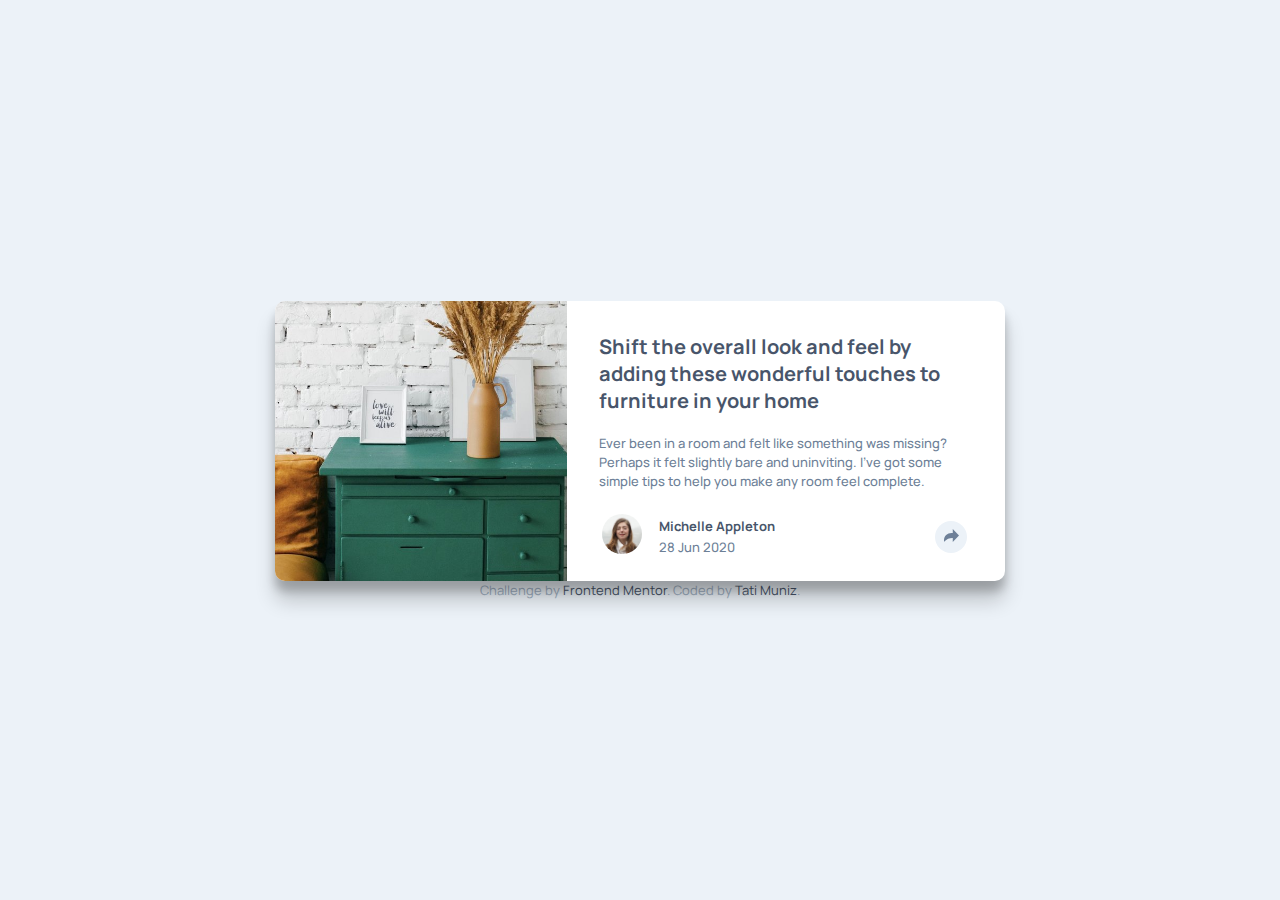
<file: index.html>
<!DOCTYPE html>
<html lang="en">
<head>
  <meta charset="UTF-8">
  <meta name="viewport" content="width=device-width, initial-scale=1.0"> <!-- displays site properly based on user's device -->
  <link rel="preconnect" href="https://fonts.gstatic.com">
  <link href="https://fonts.googleapis.com/css2?family=Manrope:wght@500;700&display=swap" rel="stylesheet">
  <link rel="icon" type="image/png" sizes="32x32" href="images/favicon-32x32.png">
  <title>Frontend Mentor | Article preview component</title>
  <link rel="stylesheet" href="style.css">

</head>
<body>
<table class="center-card" >
  <tr>
    <td>
      <section class="card">
        <div class="image-box"></div>
        <div class="text-box">
          <h2 class="title">Shift the overall look and feel by adding these wonderful
            touches to furniture in your home</h2>
          <h3 class="preview-text">Ever been in a room and felt like something was missing? Perhaps
            it felt slightly bare and uninviting. I’ve got some simple tips
            to help you make any room feel complete.</h3>
          <table class="mini-info">
            <tr>
              <td>
                <img src="images/avatar-michelle.jpg" alt="Profile Picture">
              </td>
              <td>
                <h3 class="name">Michelle Appleton</h3>
                <h3 class="date">28 Jun 2020</h3>
              </td>
              <td>
                <button id="button" aria-label="Open share dialog box">
                  <img src="images/icon-share.svg" alt="Arrow Icon">
                </button>
              </td>
            </tr>
          </table>
        </div>
        <aside class="hidden-dialog-box" id="dialog-box" >
          <div class="share-dialog-box">
            <span>Share</span>
            <a href="https://facebook.com/" target="_blank"><img src="images/icon-facebook.svg" alt="Facebook Icon"></a>
            <a href="https://twitter.com/" target="_blank"><img src="images/icon-twitter.svg" alt="Twitter Icon"></a>
            <a href="https://tr.pinterest.com/" target="_blank"><img src="images/icon-pinterest.svg" alt="Pinterest Icon"></a>
            <div class="detail-dialog-box"></div>
          </div>
        </aside>
      </section>
      <div class="attribution">
        Challenge by <a href="https://www.frontendmentor.io?ref=challenge" target="_blank">Frontend Mentor</a>.
        Coded by <a href="https://github.com/tatimunizz" target="_blank">Tati Muniz</a>.
      </div>
    </td>
  </tr>
</table>


<script src="script.js"></script>
</body>
</html>
</file>
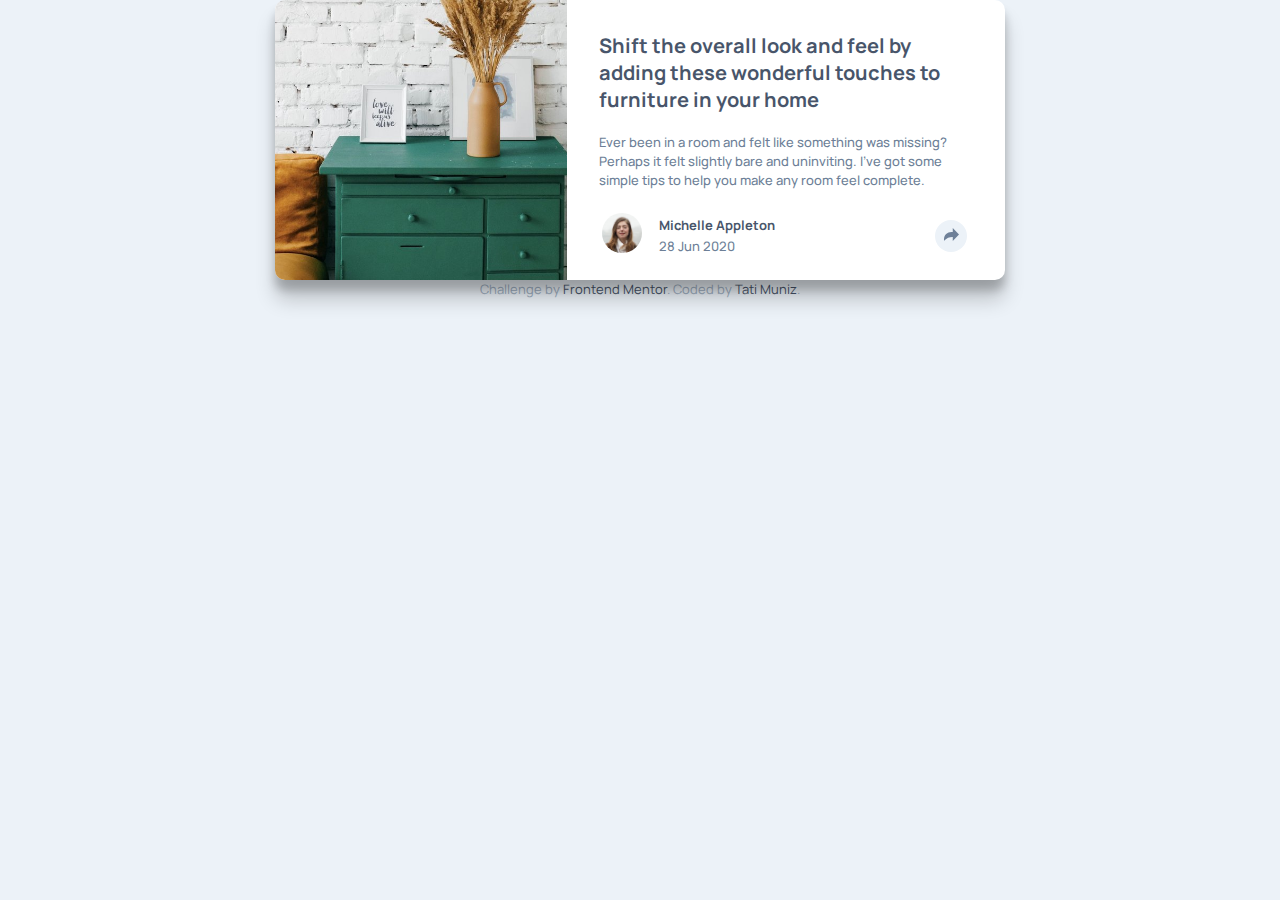
<file: src/index.html>
<!DOCTYPE html>
<html lang="en">
<head>
  <meta charset="UTF-8">
  <meta name="viewport" content="width=device-width, initial-scale=1.0"> <!-- displays site properly based on user's device -->
  <link rel="preconnect" href="https://fonts.gstatic.com">
  <link href="https://fonts.googleapis.com/css2?family=Manrope:wght@500;700&display=swap" rel="stylesheet">
  <link rel="icon" type="image/png" sizes="32x32" href="images/favicon-32x32.png">
  <title>Frontend Mentor | Article preview component</title>
  <link rel="stylesheet" href="css/style.css">

</head>
<body>
<main class="center-card" >
      <section class="card">
        <div class="image-box"></div>
        <div class="text-box">
          <h1 class="title">Shift the overall look and feel by adding these wonderful
            touches to furniture in your home</h1>
          <p class="preview-text">Ever been in a room and felt like something was missing? Perhaps
            it felt slightly bare and uninviting. I’ve got some simple tips
            to help you make any room feel complete.</p>
          <table class="mini-info">
            <tr>
              <td>
                <img src="images/avatar-michelle.jpg" alt="Profile avatar">
              </td>
              <td>
                <p class="name">Michelle Appleton</p>
                <p class="date">28 Jun 2020</p>
              </td>
              <td>
                <button id="button" aria-label="Share" aria-controls="share-dialog-box" aria-expanded="false">
                  <img src="images/icon-share.svg" alt="Arrow Icon">
                </button>
              </td>
            </tr>
          </table>
        </div>
        <aside class="hidden-dialog-box" id="dialog-box" >
          <div class="share-dialog-box" id="share-dialog-box">
            <span>Share</span>
            <a href="https://facebook.com/" target="_blank"><img src="images/icon-facebook.svg" alt="Facebook"></a>
            <a href="https://twitter.com/" target="_blank"><img src="images/icon-twitter.svg" alt="Twitter"></a>
            <a href="https://tr.pinterest.com/" target="_blank"><img src="images/icon-pinterest.svg" alt="Pinterest"></a>
            <div class="detail-dialog-box"></div>
          </div>
        </aside>
      </section>
      <div class="attribution">
        Challenge by <a href="https://www.frontendmentor.io?ref=challenge" target="_blank">Frontend Mentor</a>.
        Coded by <a href="https://github.com/tatimunizz" target="_blank">Tati Muniz</a>.
      </div>
</main>

<script src="script.js"></script>
</body>
</html>
</file>
<file: style.css>
* {
  margin: 0;
}

body {
  background-color: #ecf2f8;
  font-family: "Manrope", sans-serif;
}

h2 {
  margin: 0;
  font-size: 1.25em;
  font-weight: 700;
}

h3 {
  margin: 0;
  font-size: 0.8125em;
  font-weight: 500;
}

.center-card {
  position: absolute;
  width: 100%;
  height: 100%;
  vertical-align: center;
}

.attribution {
  text-align: center;
  font-size: 0.8125em;
  color: #9eafc2;
  margin: auto;
}
.attribution a {
  text-decoration: none;
  color: #48556a;
}

.card {
  position: relative;
  margin: auto;
  max-width: 730px;
  height: 280px;
  background-color: white;
  border-radius: 10px;
  box-shadow: 0 20px 20px rgba(0, 0, 0, 0.19), 0 10px 10px rgba(0, 0, 0, 0.2);
}
.card .image-box {
  position: absolute;
  width: 40%;
  height: 100%;
  border-radius: 10px 0 0 10px;
  background: url("images/drawers.jpg") no-repeat;
  background-size: auto 100%;
}
.card .text-box {
  position: absolute;
  top: 0;
  right: 0;
  left: 40%;
  bottom: 0;
  padding: 32px;
}
.card .text-box .title {
  line-height: 27px;
  color: #48556a;
}
.card .text-box .preview-text {
  line-height: 19px;
  color: #6d7f97;
  padding-top: 20px;
}
.card .text-box .mini-info {
  padding-top: 20px;
  width: 100%;
}
.card .text-box .mini-info td:nth-child(1) {
  width: 15%;
}
.card .text-box .mini-info td:nth-child(1) img {
  width: 40px;
  height: 40px;
  border-radius: 50%;
}
.card .text-box .mini-info td:nth-child(2) {
  width: 75%;
}
.card .text-box .mini-info td:nth-child(2) .name {
  font-weight: 700;
  color: #48556a;
}
.card .text-box .mini-info td:nth-child(2) .date {
  color: #6d7f97;
  padding-top: 3px;
}
.card .text-box .mini-info td:nth-child(3) {
  width: 15%;
}
.card .text-box .mini-info td:nth-child(3) button {
  position: relative;
  width: 32px;
  height: 32px;
  border-radius: 50%;
  border: none;
  text-decoration: none;
  background-color: #ecf2f8;
  cursor: pointer;
  transition: all 2s;
  z-index: 2;
}

.hidden-dialog-box {
  display: none;
}

.shown-dialog-box {
  display: flex;
  cursor: auto;
}

.share-dialog-box {
  position: relative;
  top: 130px;
  left: 540px;
  padding: 18px 25px 17px 35px;
  background-color: #48556a;
  width: 188px;
  height: 20px;
  border-radius: 10px;
}
.share-dialog-box .detail-dialog-box {
  background-color: #48556a;
  top: 50%;
  width: 18px;
  height: 18px;
  transform: rotate(45deg);
  margin: auto;
  padding: 2px 0 0 2px;
}
.share-dialog-box span {
  font-size: 0.8125em;
  position: relative;
  text-transform: uppercase;
  letter-spacing: 0.35em;
  color: white;
  padding-right: 15px;
  vertical-align: text-top;
}
.share-dialog-box a {
  padding-right: 10px;
  cursor: pointer;
}

.button-animation-in {
  animation-name: color;
  animation-duration: 0.2s;
  animation-fill-mode: forwards;
}
@keyframes color {
  0% {
    background-color: #ecf2f8;
  }
  100% {
    background-color: #6d7f97;
  }
}
.button-animation-in img {
  animation-name: bright;
  animation-duration: 0.2s;
  animation-fill-mode: forwards;
}
@keyframes bright {
  0% {
    filter: brightness(100%);
  }
  100% {
    filter: brightness(500%);
  }
}

.dialog-box-animation {
  animation-name: appear;
  animation-duration: 0.3s;
  animation-fill-mode: forwards;
}
@keyframes appear {
  0% {
    opacity: 0;
  }
  100% {
    opacity: 1;
  }
}

@media (max-width: 425px) {
  .card {
    max-width: 327px;
    min-width: 327px;
    height: 512px;
  }
  .card .image-box {
    width: 100%;
    height: 216px;
    border-radius: 10px 10px 0 0;
    background-size: 100% auto;
  }
  .card .text-box {
    top: 216px;
    right: 0;
    left: 0;
    bottom: 0;
    padding-bottom: 0;
  }
  .card .text-box .title {
    font-size: 1em;
    line-height: 149.1%;
  }
  .card .text-box .preview-text {
    line-height: 20px;
  }
  .card .text-box .mini-info {
    padding-top: 35px;
  }

  .share-dialog-box {
    width: 100%;
    height: 29px;
    padding-bottom: 22px;
    padding-top: 25px;
    top: 438px;
    left: 0;
    bottom: 0;
    border-radius: 0 0 10px 10px;
    vertical-align: center;
    z-index: 1;
  }

  .detail-dialog-box {
    display: none;
  }
}

/*# sourceMappingURL=style.css.map */
</file>
<file: src/css/style.css>
* {
  margin: 0;
}

body {
  background-color: #ecf2f8;
  font-family: "Manrope", sans-serif;
}

h1 {
  margin: 0;
  font-size: 1.25em;
  font-weight: 700;
}

p {
  margin: 0;
  font-size: 0.8125em;
  font-weight: 500;
}

.attribution {
  text-align: center;
  font-size: 0.8125em;
  color: #9eafc2;
  margin: auto;
}
.attribution a {
  text-decoration: none;
  color: #48556a;
}

.card {
  position: relative;
  margin: auto;
  max-width: 730px;
  height: 280px;
  background-color: white;
  border-radius: 10px;
  box-shadow: 0 20px 20px rgba(0, 0, 0, 0.19), 0 10px 10px rgba(0, 0, 0, 0.2);
}
.card .image-box {
  position: absolute;
  width: 40%;
  height: 100%;
  border-radius: 10px 0 0 10px;
  background: url("../images/drawers.jpg") no-repeat;
  background-size: auto 100%;
}
.card .text-box {
  position: absolute;
  top: 0;
  right: 0;
  left: 40%;
  bottom: 0;
  padding: 32px;
}
.card .text-box .title {
  line-height: 27px;
  color: #48556a;
}
.card .text-box .preview-text {
  line-height: 19px;
  color: #6d7f97;
  padding-top: 20px;
}
.card .text-box .mini-info {
  padding-top: 20px;
  width: 100%;
}
.card .text-box .mini-info td:nth-child(1) {
  width: 15%;
}
.card .text-box .mini-info td:nth-child(1) img {
  width: 40px;
  height: 40px;
  border-radius: 50%;
}
.card .text-box .mini-info td:nth-child(2) {
  width: 75%;
}
.card .text-box .mini-info td:nth-child(2) .name {
  font-weight: 700;
  color: #48556a;
}
.card .text-box .mini-info td:nth-child(2) .date {
  color: #6d7f97;
  padding-top: 3px;
}
.card .text-box .mini-info td:nth-child(3) {
  width: 15%;
}
.card .text-box .mini-info td:nth-child(3) button {
  position: relative;
  width: 32px;
  height: 32px;
  border-radius: 50%;
  border: none;
  text-decoration: none;
  background-color: #ecf2f8;
  cursor: pointer;
  transition: all 2s;
  z-index: 2;
}

.hidden-dialog-box {
  display: none;
}

.shown-dialog-box {
  display: block;
  cursor: auto;
}

.share-dialog-box {
  position: relative;
  top: 130px;
  left: 540px;
  width: 188px;
  height: 20px;
  padding: 18px 25px 17px 35px;
  background-color: #48556a;
  border-radius: 10px;
}
.share-dialog-box .detail-dialog-box {
  background-color: #48556a;
  top: 50%;
  width: 18px;
  height: 18px;
  transform: rotate(45deg);
  margin: auto;
  padding: 2px 0 0 2px;
}
.share-dialog-box span {
  font-size: 0.8125em;
  position: relative;
  text-transform: uppercase;
  letter-spacing: 0.35em;
  color: white;
  padding-right: 15px;
}
.share-dialog-box a {
  padding-right: 10px;
  cursor: pointer;
}

.button-animation-in {
  animation-name: color;
  animation-duration: 0.2s;
  animation-fill-mode: forwards;
}
@keyframes color {
  0% {
    background-color: #ecf2f8;
  }
  100% {
    background-color: #6d7f97;
  }
}
.button-animation-in img {
  animation-name: bright;
  animation-duration: 0.2s;
  animation-fill-mode: forwards;
}
@keyframes bright {
  0% {
    filter: brightness(100%);
  }
  100% {
    filter: brightness(500%);
  }
}

.dialog-box-animation {
  animation-name: appear;
  animation-duration: 0.3s;
  animation-fill-mode: forwards;
}
@keyframes appear {
  0% {
    opacity: 0;
  }
  100% {
    opacity: 1;
  }
}

@media (max-width: 425px) {
  .card {
    max-width: 327px;
    min-width: 327px;
    height: 512px;
  }
  .card .image-box {
    width: 100%;
    height: 216px;
    border-radius: 10px 10px 0 0;
    background-size: 100% auto;
  }
  .card .text-box {
    top: 216px;
    right: 0;
    left: 0;
    bottom: 0;
    padding-bottom: 0;
  }
  .card .text-box .title {
    font-size: 1em;
    line-height: 149.1%;
  }
  .card .text-box .preview-text {
    line-height: 20px;
  }
  .card .text-box .mini-info {
    padding-top: 35px;
  }

  .share-dialog-box {
    width: 100%;
    height: 29px;
    padding-bottom: 22px;
    padding-top: 25px;
    top: 438px;
    left: 0;
    bottom: 0;
    border-radius: 0 0 10px 10px;
    z-index: 1;
  }

  .detail-dialog-box {
    display: none;
  }
}

/*# sourceMappingURL=style.css.map */
</file>
